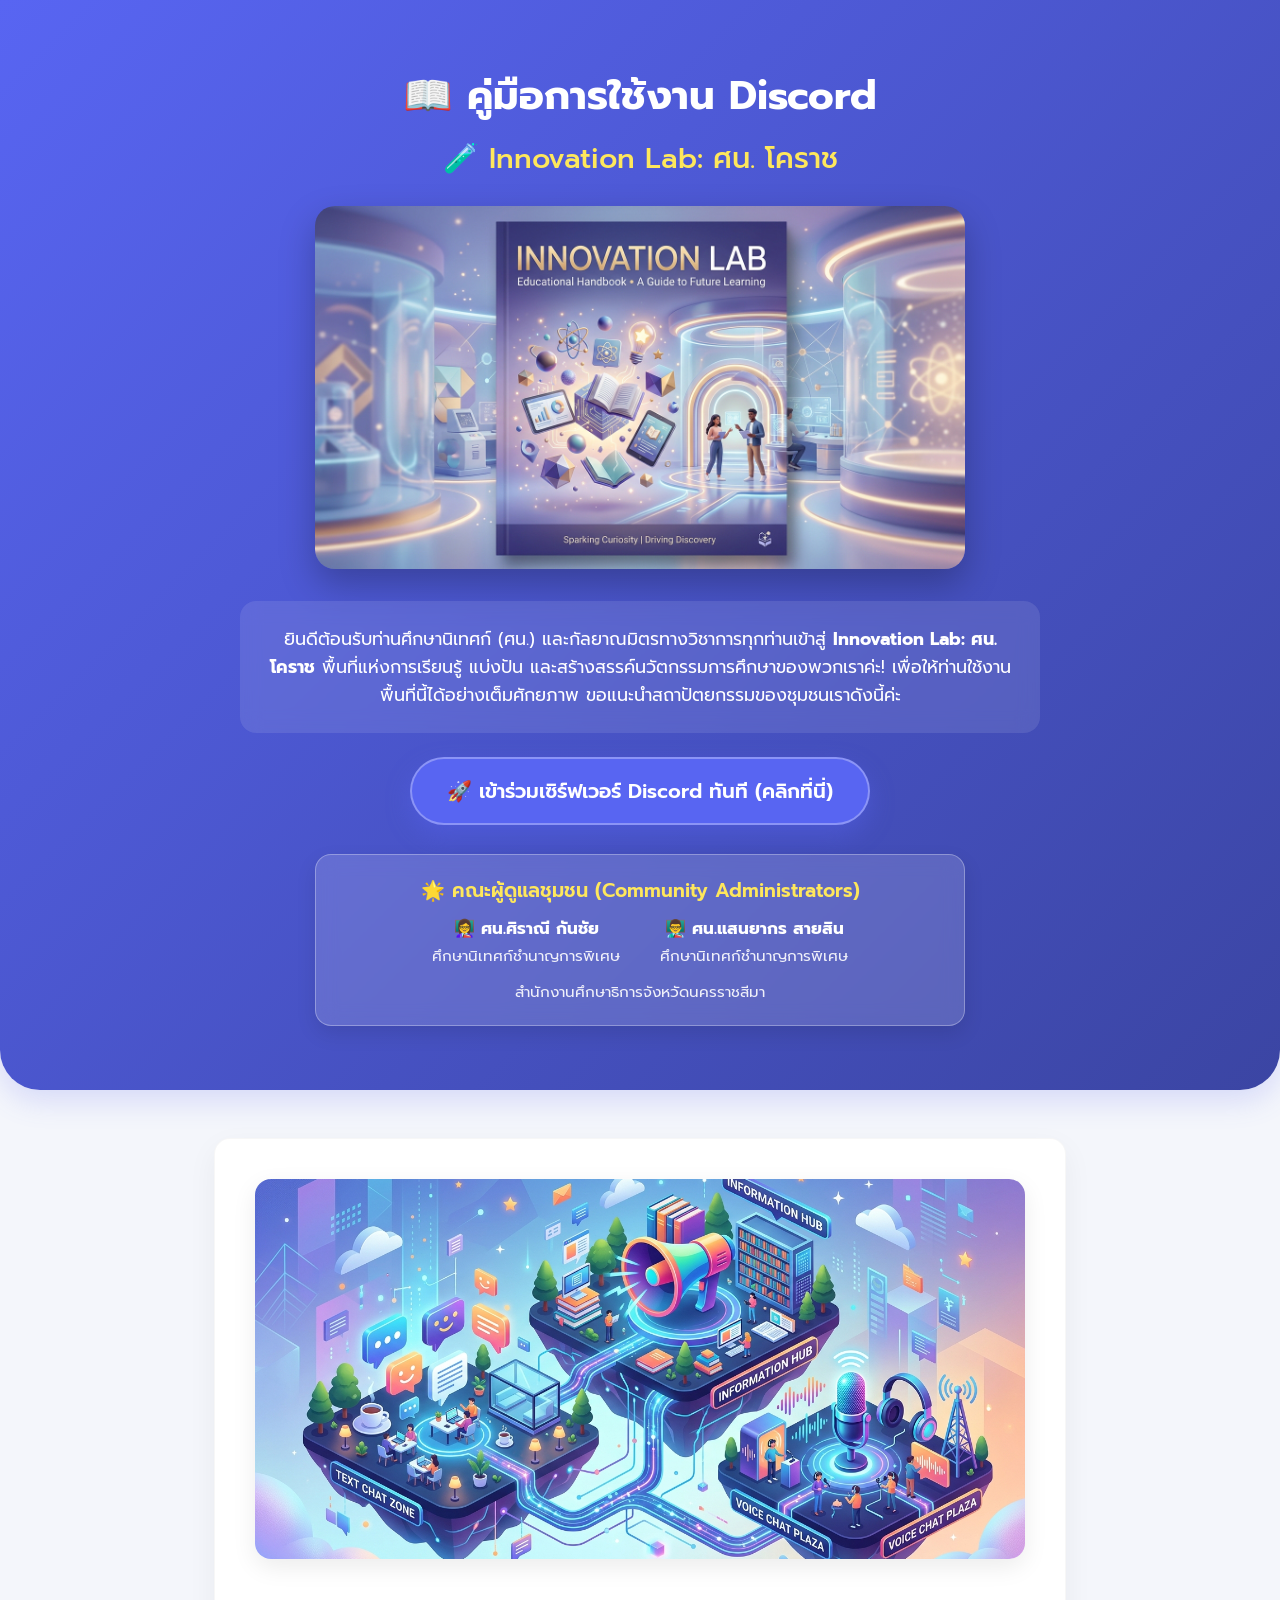
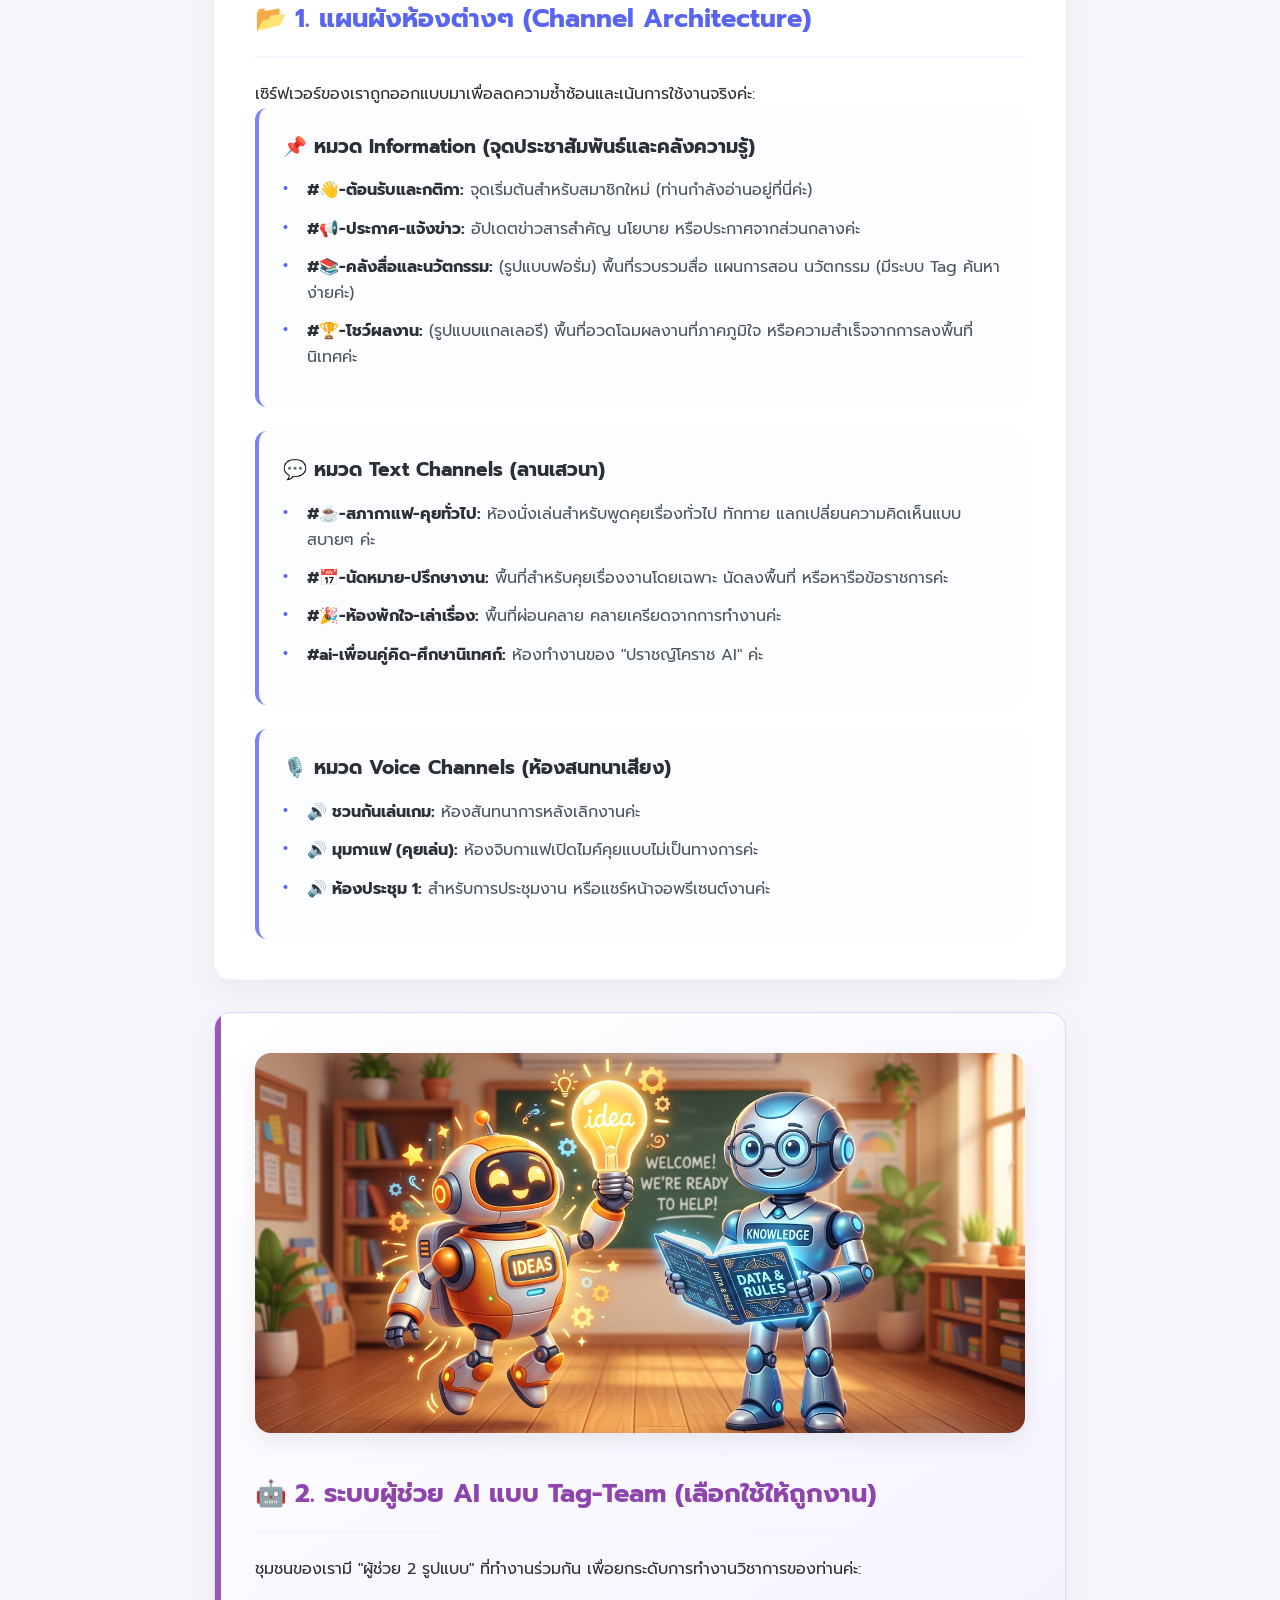
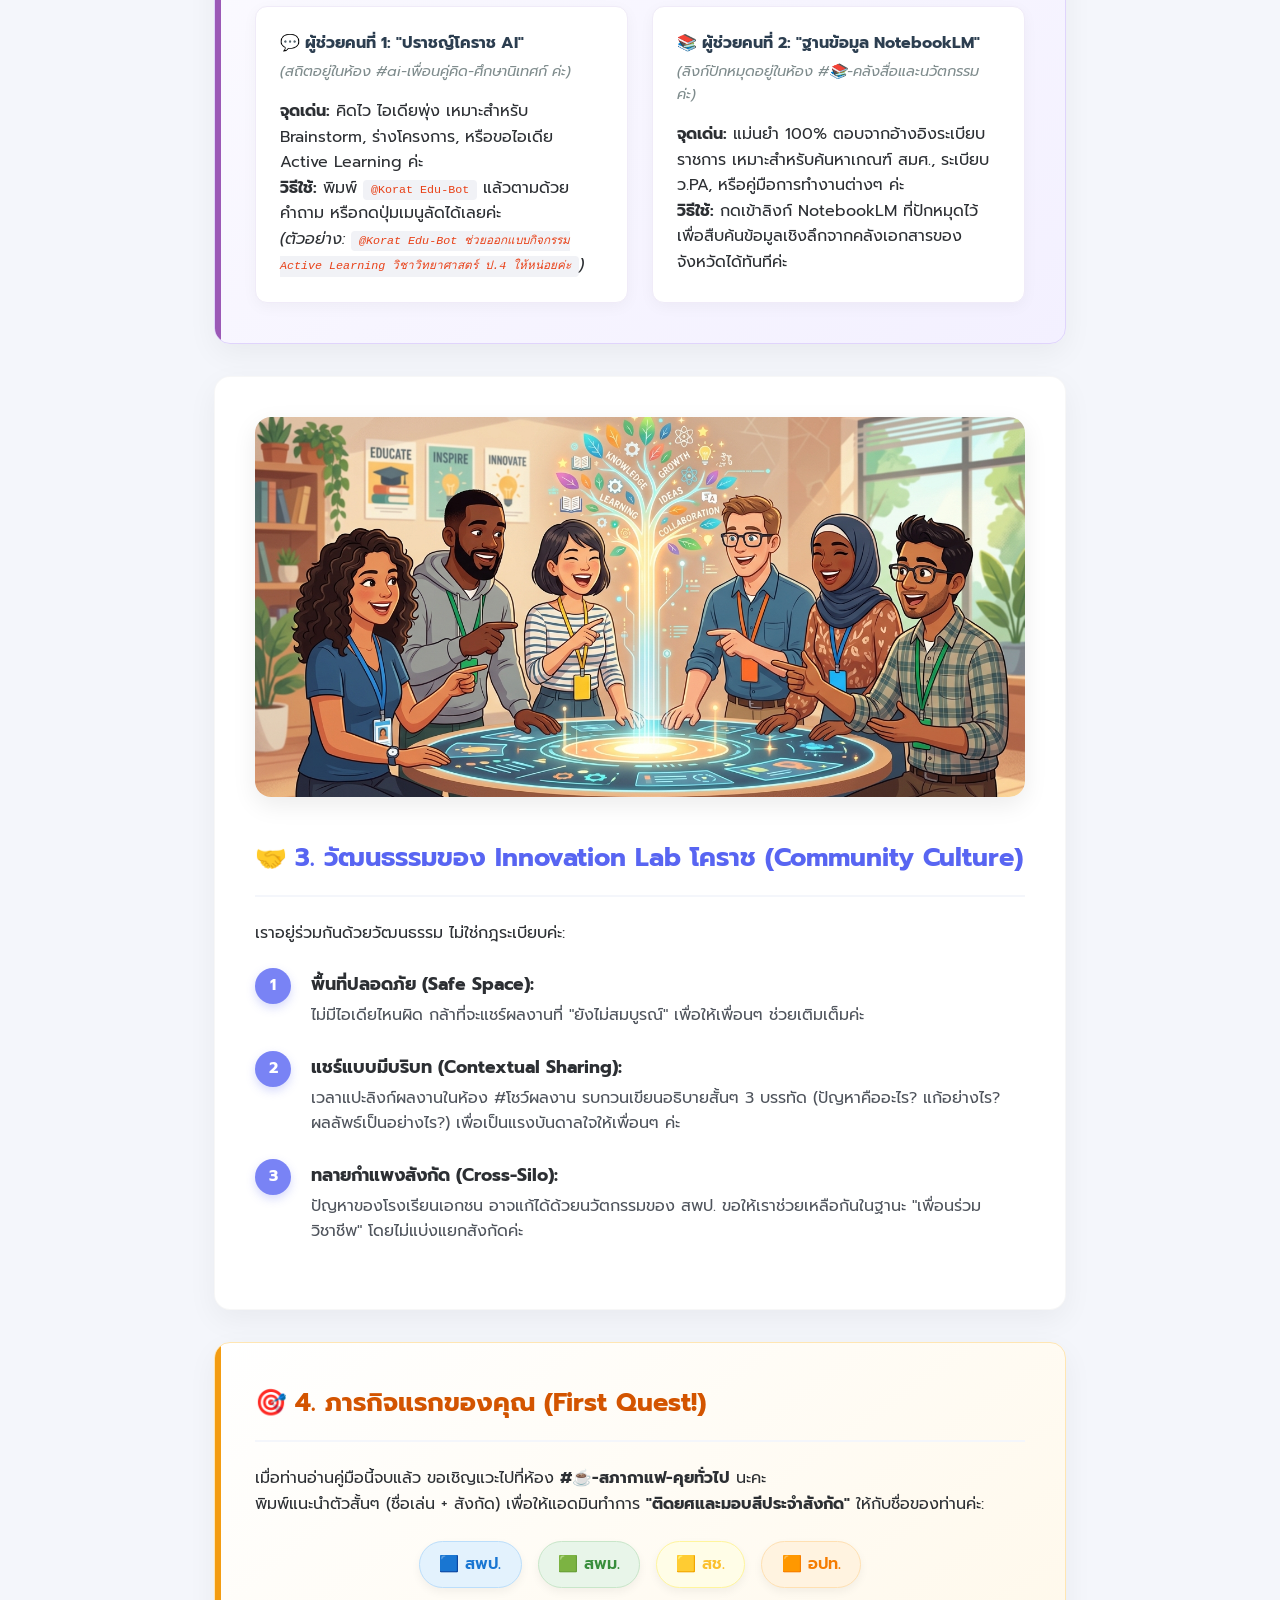
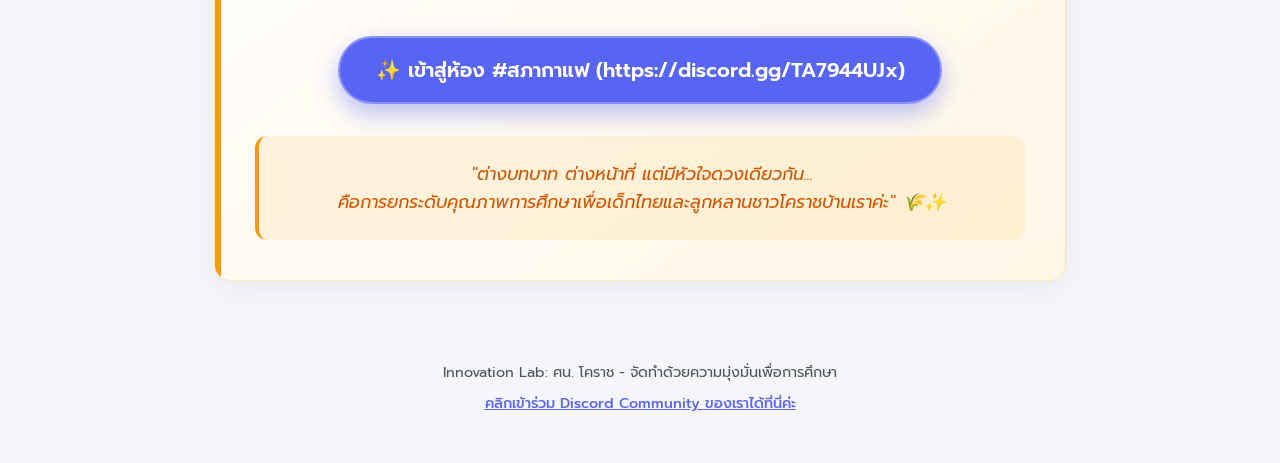
<file: index.html>
<!DOCTYPE html>
<html lang="th">
<head>
    <meta charset="UTF-8">
    <meta name="viewport" content="width=device-width, initial-scale=1.0">
    <title>คู่มือการใช้งาน Discord: Innovation Lab ศน. โคราช</title>
    <!-- SEO Best Practices implemented -->
    <meta name="description" content="คู่มือการใช้งาน Discord สำหรับ Innovation Lab: ศน. โคราช พื้นที่แห่งการเรียนรู้ แบ่งปัน และสร้างสรรค์นวัตกรรมการศึกษา">
    <link href="https://fonts.googleapis.com/css2?family=Prompt:wght@300;400;500;600;700&display=swap" rel="stylesheet">
    <link rel="stylesheet" href="styles.css">
    <style>
        .section-banner-img {
            width: 100%;
            max-height: 380px;
            object-fit: cover;
            border-radius: 16px;
            margin-bottom: 2rem;
            box-shadow: 0 8px 25px rgba(0, 0, 0, 0.08);
            transition: transform 0.3s ease;
        }
        .section-banner-img:hover {
            transform: scale(1.01);
        }
        .hero-cover-img {
            width: 100%;
            max-width: 650px;
            border-radius: 20px;
            box-shadow: 0 15px 35px rgba(0, 0, 0, 0.25);
            margin: 1.5rem auto 2rem auto;
            display: block;
        }
        .admin-box {
            background: rgba(255, 255, 255, 0.15);
            backdrop-filter: blur(10px);
            border-radius: 16px;
            padding: 1.3rem 2rem;
            margin-top: 1.8rem;
            border: 1px solid rgba(255, 255, 255, 0.3);
            max-width: 650px;
            margin-left: auto;
            margin-right: auto;
            box-shadow: 0 8px 20px rgba(0,0,0,0.1);
        }
        .btn-discord-join {
            display: inline-flex;
            align-items: center;
            justify-content: center;
            gap: 0.8rem;
            background: #5865F2;
            color: #ffffff !important;
            font-size: 1.25rem;
            font-weight: 600;
            padding: 1rem 2.2rem;
            border-radius: 50px;
            text-decoration: none;
            box-shadow: 0 10px 25px rgba(88, 101, 242, 0.4);
            transition: all 0.3s ease;
            margin-top: 1.5rem;
            border: 2px solid rgba(255, 255, 255, 0.3);
        }
        .btn-discord-join:hover {
            background: #4752c4;
            transform: translateY(-3px) scale(1.03);
            box-shadow: 0 15px 30px rgba(88, 101, 242, 0.6);
        }
        .btn-discord-pulse {
            animation: pulse-glow 2s infinite;
        }
        @keyframes pulse-glow {
            0% { box-shadow: 0 0 0 0 rgba(88, 101, 242, 0.7); }
            70% { box-shadow: 0 0 0 15px rgba(88, 101, 242, 0); }
            100% { box-shadow: 0 0 0 0 rgba(88, 101, 242, 0); }
        }
    </style>
</head>
<body>
    <header class="hero">
        <div class="hero-content">
            <h1><span class="emoji">📖</span> คู่มือการใช้งาน Discord</h1>
            <h2><span class="emoji">🧪</span> Innovation Lab: ศน. โคราช</h2>
            
            <!-- Cover 3D Illustration -->
            <img src="images/cover_image_1784879612091.jpg" alt="Cover Innovation Lab" class="hero-cover-img">

            <p class="welcome-text">ยินดีต้อนรับท่านศึกษานิเทศก์ (ศน.) และกัลยาณมิตรทางวิชาการทุกท่านเข้าสู่ <strong>Innovation Lab: ศน. โคราช</strong> พื้นที่แห่งการเรียนรู้ แบ่งปัน และสร้างสรรค์นวัตกรรมการศึกษาของพวกเราค่ะ! เพื่อให้ท่านใช้งานพื้นที่นี้ได้อย่างเต็มศักยภาพ ขอแนะนำสถาปัตยกรรมของชุมชนเราดังนี้ค่ะ</p>
            
            <!-- Quick Join Button (Top) -->
            <div>
                <a href="https://discord.gg/TA7944UJx" target="_blank" rel="noopener noreferrer" class="btn-discord-join btn-discord-pulse">
                    🚀 เข้าร่วมเซิร์ฟเวอร์ Discord ทันที (คลิกที่นี่)
                </a>
            </div>

            <!-- Admin Team Card -->
            <div class="admin-box">
                <h4 style="margin-bottom: 0.6rem; font-size: 1.2rem; color: #FEE75C; font-weight: 600;">🌟 คณะผู้ดูแลชุมชน (Community Administrators)</h4>
                <div style="display: flex; justify-content: center; gap: 2.5rem; flex-wrap: wrap; margin-top: 0.5rem; font-size: 1.05rem;">
                    <div>👩‍🏫 <strong>ศน.ศิราณี กันชัย</strong><br><span style="font-size: 0.95rem; opacity: 0.9;">ศึกษานิเทศก์ชำนาญการพิเศษ</span></div>
                    <div>👨‍🏫 <strong>ศน.แสนยากร สายสิน</strong><br><span style="font-size: 0.95rem; opacity: 0.9;">ศึกษานิเทศก์ชำนาญการพิเศษ</span></div>
                </div>
                <div style="font-size: 0.95rem; margin-top: 0.6rem; opacity: 0.9;">สำนักงานศึกษาธิการจังหวัดนครราชสีมา</div>
            </div>
        </div>
    </header>

    <main class="container">
        <!-- Section 1 -->
        <section class="card architecture" id="channel-architecture">
            <!-- 3D Channel Architecture Illustration -->
            <img src="images/channel_architecture_1784879622708.jpg" alt="Channel Architecture" class="section-banner-img">

            <h3><span class="emoji">📂</span> 1. แผนผังห้องต่างๆ (Channel Architecture)</h3>
            <p>เซิร์ฟเวอร์ของเราถูกออกแบบมาเพื่อลดความซ้ำซ้อนและเน้นการใช้งานจริงค่ะ:</p>
            
            <div class="channel-group">
                <h4><span class="emoji">📌</span> หมวด Information (จุดประชาสัมพันธ์และคลังความรู้)</h4>
                <ul>
                    <li><strong>#👋-ต้อนรับและกติกา:</strong> จุดเริ่มต้นสำหรับสมาชิกใหม่ (ท่านกำลังอ่านอยู่ที่นี่ค่ะ)</li>
                    <li><strong>#📢-ประกาศ-แจ้งข่าว:</strong> อัปเดตข่าวสารสำคัญ นโยบาย หรือประกาศจากส่วนกลางค่ะ</li>
                    <li><strong>#📚-คลังสื่อและนวัตกรรม:</strong> (รูปแบบฟอรั่ม) พื้นที่รวบรวมสื่อ แผนการสอน นวัตกรรม (มีระบบ Tag ค้นหาง่ายค่ะ)</li>
                    <li><strong>#🏆-โชว์ผลงาน:</strong> (รูปแบบแกลเลอรี) พื้นที่อวดโฉมผลงานที่ภาคภูมิใจ หรือความสำเร็จจากการลงพื้นที่นิเทศค่ะ</li>
                </ul>
            </div>

            <div class="channel-group">
                <h4><span class="emoji">💬</span> หมวด Text Channels (ลานเสวนา)</h4>
                <ul>
                    <li><strong>#☕-สภากาแฟ-คุยทั่วไป:</strong> ห้องนั่งเล่นสำหรับพูดคุยเรื่องทั่วไป ทักทาย แลกเปลี่ยนความคิดเห็นแบบสบายๆ ค่ะ</li>
                    <li><strong>#📅-นัดหมาย-ปรึกษางาน:</strong> พื้นที่สำหรับคุยเรื่องงานโดยเฉพาะ นัดลงพื้นที่ หรือหารือข้อราชการค่ะ</li>
                    <li><strong>#🎉-ห้องพักใจ-เล่าเรื่อง:</strong> พื้นที่ผ่อนคลาย คลายเครียดจากการทำงานค่ะ</li>
                    <li><strong>#ai-เพื่อนคู่คิด-ศึกษานิเทศก์:</strong> ห้องทำงานของ "ปราชญ์โคราช AI" ค่ะ</li>
                </ul>
            </div>

            <div class="channel-group">
                <h4><span class="emoji">🎙️</span> หมวด Voice Channels (ห้องสนทนาเสียง)</h4>
                <ul>
                    <li><strong>🔊 ชวนกันเล่นเกม:</strong> ห้องสันทนาการหลังเลิกงานค่ะ</li>
                    <li><strong>🔊 มุมกาแฟ (คุยเล่น):</strong> ห้องจิบกาแฟเปิดไมค์คุยแบบไม่เป็นทางการค่ะ</li>
                    <li><strong>🔊 ห้องประชุม 1:</strong> สำหรับการประชุมงาน หรือแชร์หน้าจอพรีเซนต์งานค่ะ</li>
                </ul>
            </div>
        </section>

        <!-- Section 2 Highlighted -->
        <section class="card callout-box ai-system" id="tag-team-ai">
            <!-- 3D AI Tag Team Illustration -->
            <img src="images/ai_tag_team_1784879632295.jpg" alt="Tag-Team AI System" class="section-banner-img">

            <h3><span class="emoji">🤖</span> 2. ระบบผู้ช่วย AI แบบ Tag-Team (เลือกใช้ให้ถูกงาน)</h3>
            <p>ชุมชนของเรามี "ผู้ช่วย 2 รูปแบบ" ที่ทำงานร่วมกัน เพื่อยกระดับการทำงานวิชาการของท่านค่ะ:</p>
            
            <div class="ai-cards">
                <div class="ai-card">
                    <h4><span class="emoji">💬</span> ผู้ช่วยคนที่ 1: "ปราชญ์โคราช AI"</h4>
                    <p class="location">(สถิตอยู่ในห้อง #ai-เพื่อนคู่คิด-ศึกษานิเทศก์ ค่ะ)</p>
                    <p><strong>จุดเด่น:</strong> คิดไว ไอเดียพุ่ง เหมาะสำหรับ Brainstorm, ร่างโครงการ, หรือขอไอเดีย Active Learning ค่ะ</p>
                    <p><strong>วิธีใช้:</strong> พิมพ์ <code>@Korat Edu-Bot</code> แล้วตามด้วยคำถาม หรือกดปุ่มเมนูลัดได้เลยค่ะ<br><em>(ตัวอย่าง: <code>@Korat Edu-Bot ช่วยออกแบบกิจกรรม Active Learning วิชาวิทยาศาสตร์ ป.4 ให้หน่อยค่ะ</code>)</em></p>
                </div>

                <div class="ai-card">
                    <h4><span class="emoji">📚</span> ผู้ช่วยคนที่ 2: "ฐานข้อมูล NotebookLM"</h4>
                    <p class="location">(ลิงก์ปักหมุดอยู่ในห้อง #📚-คลังสื่อและนวัตกรรม ค่ะ)</p>
                    <p><strong>จุดเด่น:</strong> แม่นยำ 100% ตอบจากอ้างอิงระเบียบราชการ เหมาะสำหรับค้นหาเกณฑ์ สมศ., ระเบียบ ว.PA, หรือคู่มือการทำงานต่างๆ ค่ะ</p>
                    <p><strong>วิธีใช้:</strong> กดเข้าลิงก์ NotebookLM ที่ปักหมุดไว้ เพื่อสืบค้นข้อมูลเชิงลึกจากคลังเอกสารของจังหวัดได้ทันทีค่ะ</p>
                </div>
            </div>
        </section>

        <!-- Section 3 -->
        <section class="card culture" id="community-culture">
            <!-- 3D Community Culture Illustration -->
            <img src="images/community_culture_1784879641603.jpg" alt="Community Culture" class="section-banner-img">

            <h3><span class="emoji">🤝</span> 3. วัฒนธรรมของ Innovation Lab โคราช (Community Culture)</h3>
            <p>เราอยู่ร่วมกันด้วยวัฒนธรรม ไม่ใช่กฎระเบียบค่ะ:</p>
            <ol class="culture-list">
                <li>
                    <strong>พื้นที่ปลอดภัย (Safe Space):</strong> 
                    ไม่มีไอเดียไหนผิด กล้าที่จะแชร์ผลงานที่ "ยังไม่สมบูรณ์" เพื่อให้เพื่อนๆ ช่วยเติมเต็มค่ะ
                </li>
                <li>
                    <strong>แชร์แบบมีบริบท (Contextual Sharing):</strong> 
                    เวลาแปะลิงก์ผลงานในห้อง #โชว์ผลงาน รบกวนเขียนอธิบายสั้นๆ 3 บรรทัด (ปัญหาคืออะไร? แก้อย่างไร? ผลลัพธ์เป็นอย่างไร?) เพื่อเป็นแรงบันดาลใจให้เพื่อนๆ ค่ะ
                </li>
                <li>
                    <strong>ทลายกำแพงสังกัด (Cross-Silo):</strong> 
                    ปัญหาของโรงเรียนเอกชน อาจแก้ได้ด้วยนวัตกรรมของ สพป. ขอให้เราช่วยเหลือกันในฐานะ "เพื่อนร่วมวิชาชีพ" โดยไม่แบ่งแยกสังกัดค่ะ
                </li>
            </ol>
        </section>

        <!-- Section 4 Highlighted -->
        <section class="card callout-box first-quest" id="first-quest">
            <h3><span class="emoji">🎯</span> 4. ภารกิจแรกของคุณ (First Quest!)</h3>
            <p>เมื่อท่านอ่านคู่มือนี้จบแล้ว ขอเชิญแวะไปที่ห้อง <strong>#☕-สภากาแฟ-คุยทั่วไป</strong> นะคะ</p>
            <p>พิมพ์แนะนำตัวสั้นๆ (ชื่อเล่น + สังกัด) เพื่อให้แอดมินทำการ <strong>"ติดยศและมอบสีประจำสังกัด"</strong> ให้กับชื่อของท่านค่ะ:</p>
            
            <div class="role-badges">
                <span class="badge blue">🟦 สพป.</span>
                <span class="badge green">🟩 สพม.</span>
                <span class="badge yellow">🟨 สช.</span>
                <span class="badge orange">🟧 อปท.</span>
            </div>

            <!-- Call to action button inside Quest -->
            <div style="text-align: center; margin: 1.5rem 0;">
                <a href="https://discord.gg/TA7944UJx" target="_blank" rel="noopener noreferrer" class="btn-discord-join">
                    ✨ เข้าสู่ห้อง #สภากาแฟ (https://discord.gg/TA7944UJx)
                </a>
            </div>

            <p class="quote"><em>"ต่างบทบาท ต่างหน้าที่ แต่มีหัวใจดวงเดียวกัน...<br>คือการยกระดับคุณภาพการศึกษาเพื่อเด็กไทยและลูกหลานชาวโคราชบ้านเราค่ะ" 🌾✨</em></p>
        </section>
    </main>

    <footer>
        <p>Innovation Lab: ศน. โคราช - จัดทำด้วยความมุ่งมั่นเพื่อการศึกษา</p>
        <p style="margin-top: 0.5rem;"><a href="https://discord.gg/TA7944UJx" target="_blank" rel="noopener noreferrer" style="color: #5865F2; text-decoration: underline; font-weight: 500;">คลิกเข้าร่วม Discord Community ของเราได้ที่นี่ค่ะ</a></p>
    </footer>
</body>
</html>
</file>
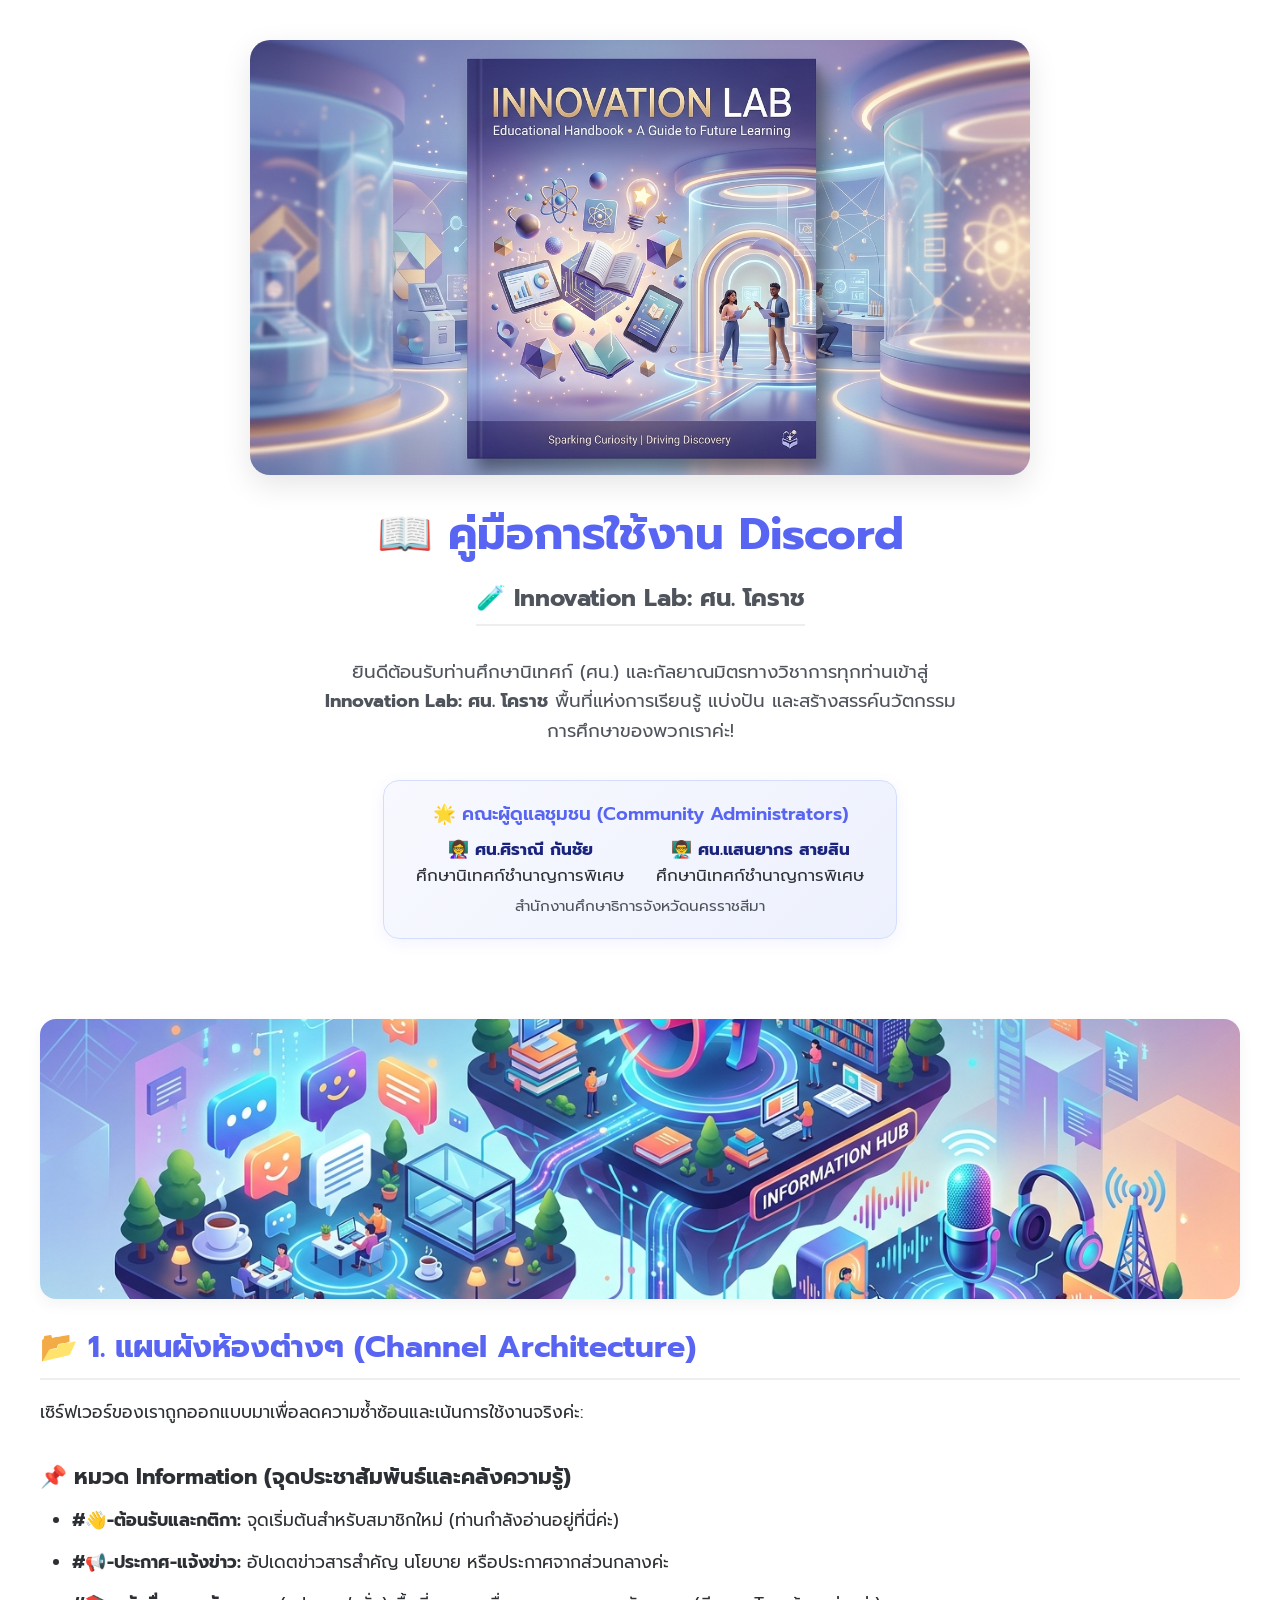
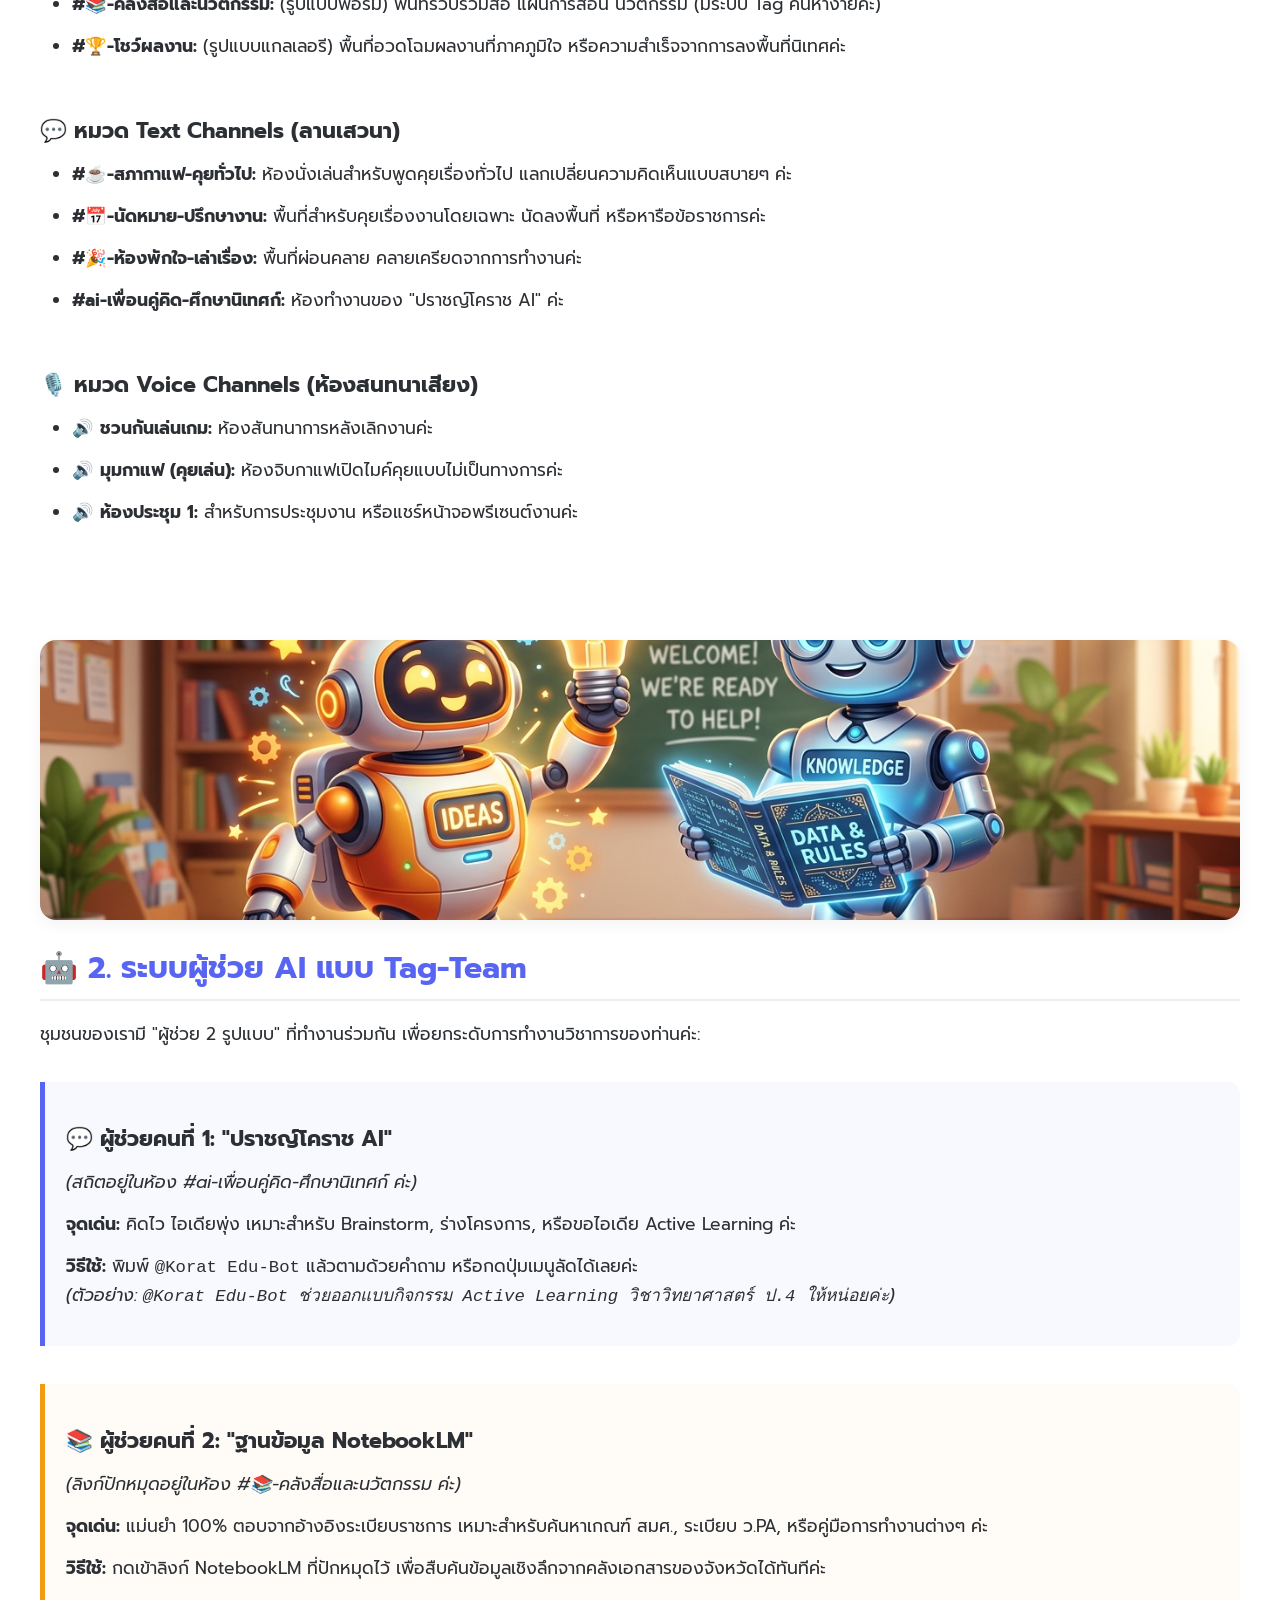
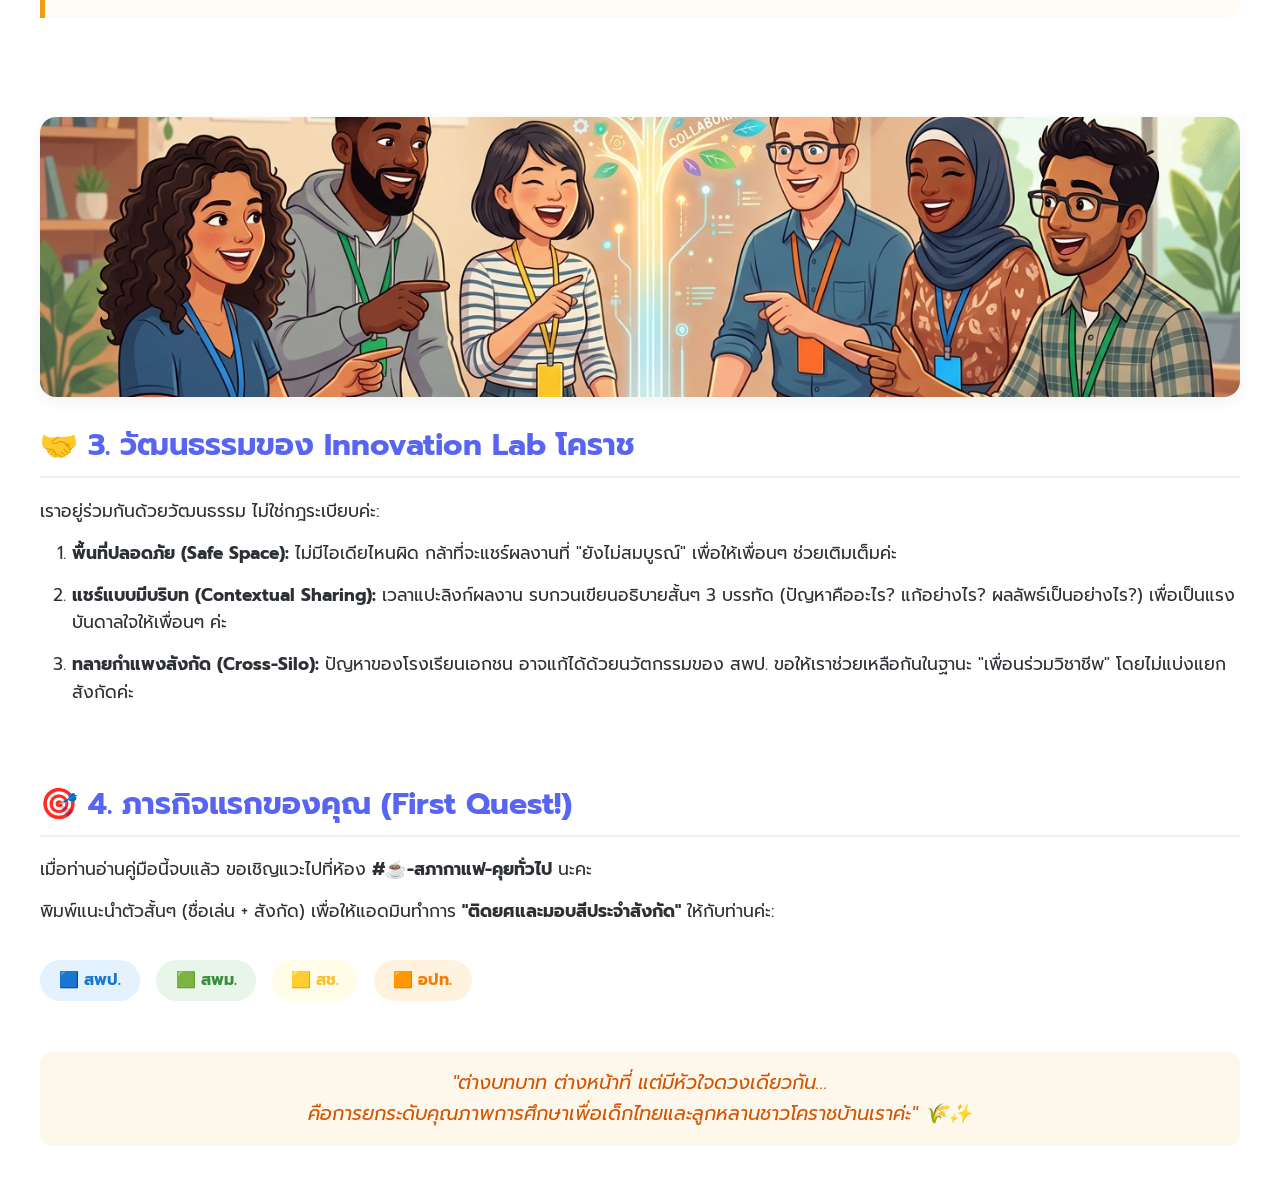
<file: ebook.html>
<!DOCTYPE html>
<html lang="th">
<head>
    <meta charset="UTF-8">
    <meta name="viewport" content="width=device-width, initial-scale=1.0">
    <title>คู่มือการใช้งาน Innovation Lab ศน. โคราช</title>
    <link href="https://fonts.googleapis.com/css2?family=Prompt:wght@300;400;500;600;700&display=swap" rel="stylesheet">
    <style>
        :root {
            --primary-color: #5865F2; 
            --primary-light: #7983f5;
            --text-main: #2C2F33;
            --text-muted: #4F545C;
            --accent-warm: #E67E22;
        }

        * {
            box-sizing: border-box;
            margin: 0;
            padding: 0;
        }

        body {
            font-family: 'Prompt', sans-serif;
            color: var(--text-main);
            line-height: 1.6;
            background: #fff;
        }

        .page {
            page-break-after: always;
            padding: 40px;
            position: relative;
            min-height: 100vh;
            display: flex;
            flex-direction: column;
            justify-content: center;
        }

        .cover-page {
            text-align: center;
            justify-content: center;
            align-items: center;
        }

        .cover-img {
            width: 100%;
            max-width: 780px;
            border-radius: 20px;
            box-shadow: 0 10px 30px rgba(0,0,0,0.1);
            margin-bottom: 1.5rem;
        }

        .cover-title {
            font-size: 2.8rem;
            color: var(--primary-color);
            margin-bottom: 0.5rem;
        }

        .cover-subtitle {
            font-size: 1.5rem;
            color: var(--text-muted);
            margin-bottom: 1rem;
        }

        .admin-card {
            background: linear-gradient(135deg, #f8f9ff 0%, #edf1fd 100%);
            border: 1px solid #d4defc;
            border-radius: 16px;
            padding: 1.2rem 2rem;
            max-width: 700px;
            margin: 1.2rem auto 0 auto;
            box-shadow: 0 4px 15px rgba(88, 101, 242, 0.08);
            text-align: center;
        }

        .admin-card h4 {
            color: var(--primary-color);
            font-size: 1.15rem;
            margin-bottom: 0.5rem;
            font-weight: 600;
        }

        .admin-list {
            display: flex;
            justify-content: center;
            gap: 2rem;
            flex-wrap: wrap;
            margin-top: 0.5rem;
        }

        .admin-item {
            font-size: 1.05rem;
            color: var(--text-main);
            line-height: 1.5;
        }

        .admin-item strong {
            color: #1a237e;
        }

        .admin-org {
            font-size: 0.95rem;
            color: var(--text-muted);
            margin-top: 0.4rem;
        }

        .content-page {
            justify-content: flex-start;
        }

        .section-img {
            width: 100%;
            height: 280px;
            object-fit: cover;
            border-radius: 16px;
            margin-bottom: 1.5rem;
            box-shadow: 0 5px 15px rgba(0,0,0,0.05);
        }

        h2 {
            font-size: 1.9rem;
            color: var(--primary-color);
            margin-bottom: 1.2rem;
            border-bottom: 2px solid #eee;
            padding-bottom: 0.4rem;
        }

        h3 {
            font-size: 1.35rem;
            margin-top: 1.2rem;
            margin-bottom: 0.8rem;
        }

        p, li {
            font-size: 1.08rem;
            margin-bottom: 0.9rem;
        }

        ul, ol {
            padding-left: 2rem;
            margin-bottom: 1.2rem;
        }

        .highlight-box {
            background: #f8f9ff;
            border-left: 5px solid var(--primary-color);
            padding: 1.3rem;
            border-radius: 0 12px 12px 0;
            margin: 1.2rem 0;
        }

        .badges {
            display: flex;
            gap: 1rem;
            margin: 1.2rem 0;
            flex-wrap: wrap;
        }

        .badge {
            padding: 0.5rem 1.2rem;
            border-radius: 50px;
            font-weight: bold;
            font-size: 1rem;
        }
        .badge.blue { background: #e3f2fd; color: #1976d2; }
        .badge.green { background: #e8f5e9; color: #388e3c; }
        .badge.yellow { background: #fffde7; color: #fbc02d; }
        .badge.orange { background: #fff3e0; color: #f57c00; }

        .quote {
            text-align: center;
            font-size: 1.2rem;
            color: #d35400;
            font-style: italic;
            margin-top: 2rem;
            padding: 1rem;
            background: rgba(243, 156, 18, 0.08);
            border-radius: 12px;
        }

        /* Print Specifics */
        @media print {
            body {
                -webkit-print-color-adjust: exact;
                print-color-adjust: exact;
            }
            .page {
                page-break-after: always;
            }
        }
    </style>
</head>
<body>

    <!-- Cover Page -->
    <div class="page cover-page">
        <img src="images/cover_image_1784879612091.jpg" alt="Cover" class="cover-img">
        <h1 class="cover-title">📖 คู่มือการใช้งาน Discord</h1>
        <h2 class="cover-subtitle">🧪 Innovation Lab: ศน. โคราช</h2>
        <p style="margin-top: 1rem; font-size: 1.15rem; max-width: 650px; text-align: center; color: var(--text-muted);">
            ยินดีต้อนรับท่านศึกษานิเทศก์ (ศน.) และกัลยาณมิตรทางวิชาการทุกท่านเข้าสู่ <strong>Innovation Lab: ศน. โคราช</strong> พื้นที่แห่งการเรียนรู้ แบ่งปัน และสร้างสรรค์นวัตกรรมการศึกษาของพวกเราค่ะ!
        </p>

        <!-- Admin Team Card -->
        <div class="admin-card">
            <h4>🌟 คณะผู้ดูแลชุมชน (Community Administrators)</h4>
            <div class="admin-list">
                <div class="admin-item">
                    👩‍🏫 <strong>ศน.ศิราณี กันชัย</strong><br>
                    <span>ศึกษานิเทศก์ชำนาญการพิเศษ</span>
                </div>
                <div class="admin-item">
                    👨‍🏫 <strong>ศน.แสนยากร สายสิน</strong><br>
                    <span>ศึกษานิเทศก์ชำนาญการพิเศษ</span>
                </div>
            </div>
            <div class="admin-org">
                สำนักงานศึกษาธิการจังหวัดนครราชสีมา
            </div>
        </div>
    </div>

    <!-- Section 1 -->
    <div class="page content-page">
        <img src="images/channel_architecture_1784879622708.jpg" alt="Architecture" class="section-img">
        <h2>📂 1. แผนผังห้องต่างๆ (Channel Architecture)</h2>
        <p>เซิร์ฟเวอร์ของเราถูกออกแบบมาเพื่อลดความซ้ำซ้อนและเน้นการใช้งานจริงค่ะ:</p>
        
        <h3>📌 หมวด Information (จุดประชาสัมพันธ์และคลังความรู้)</h3>
        <ul>
            <li><strong>#👋-ต้อนรับและกติกา:</strong> จุดเริ่มต้นสำหรับสมาชิกใหม่ (ท่านกำลังอ่านอยู่ที่นี่ค่ะ)</li>
            <li><strong>#📢-ประกาศ-แจ้งข่าว:</strong> อัปเดตข่าวสารสำคัญ นโยบาย หรือประกาศจากส่วนกลางค่ะ</li>
            <li><strong>#📚-คลังสื่อและนวัตกรรม:</strong> (รูปแบบฟอรั่ม) พื้นที่รวบรวมสื่อ แผนการสอน นวัตกรรม (มีระบบ Tag ค้นหาง่ายค่ะ)</li>
            <li><strong>#🏆-โชว์ผลงาน:</strong> (รูปแบบแกลเลอรี) พื้นที่อวดโฉมผลงานที่ภาคภูมิใจ หรือความสำเร็จจากการลงพื้นที่นิเทศค่ะ</li>
        </ul>

        <h3>💬 หมวด Text Channels (ลานเสวนา)</h3>
        <ul>
            <li><strong>#☕-สภากาแฟ-คุยทั่วไป:</strong> ห้องนั่งเล่นสำหรับพูดคุยเรื่องทั่วไป แลกเปลี่ยนความคิดเห็นแบบสบายๆ ค่ะ</li>
            <li><strong>#📅-นัดหมาย-ปรึกษางาน:</strong> พื้นที่สำหรับคุยเรื่องงานโดยเฉพาะ นัดลงพื้นที่ หรือหารือข้อราชการค่ะ</li>
            <li><strong>#🎉-ห้องพักใจ-เล่าเรื่อง:</strong> พื้นที่ผ่อนคลาย คลายเครียดจากการทำงานค่ะ</li>
            <li><strong>#ai-เพื่อนคู่คิด-ศึกษานิเทศก์:</strong> ห้องทำงานของ "ปราชญ์โคราช AI" ค่ะ</li>
        </ul>

        <h3>🎙️ หมวด Voice Channels (ห้องสนทนาเสียง)</h3>
        <ul>
            <li><strong>🔊 ชวนกันเล่นเกม:</strong> ห้องสันทนาการหลังเลิกงานค่ะ</li>
            <li><strong>🔊 มุมกาแฟ (คุยเล่น):</strong> ห้องจิบกาแฟเปิดไมค์คุยแบบไม่เป็นทางการค่ะ</li>
            <li><strong>🔊 ห้องประชุม 1:</strong> สำหรับการประชุมงาน หรือแชร์หน้าจอพรีเซนต์งานค่ะ</li>
        </ul>
    </div>

    <!-- Section 2 -->
    <div class="page content-page">
        <img src="images/ai_tag_team_1784879632295.jpg" alt="AI Team" class="section-img">
        <h2>🤖 2. ระบบผู้ช่วย AI แบบ Tag-Team</h2>
        <p>ชุมชนของเรามี "ผู้ช่วย 2 รูปแบบ" ที่ทำงานร่วมกัน เพื่อยกระดับการทำงานวิชาการของท่านค่ะ:</p>
        
        <div class="highlight-box">
            <h3>💬 ผู้ช่วยคนที่ 1: "ปราชญ์โคราช AI"</h3>
            <p><em>(สถิตอยู่ในห้อง #ai-เพื่อนคู่คิด-ศึกษานิเทศก์ ค่ะ)</em></p>
            <p><strong>จุดเด่น:</strong> คิดไว ไอเดียพุ่ง เหมาะสำหรับ Brainstorm, ร่างโครงการ, หรือขอไอเดีย Active Learning ค่ะ</p>
            <p><strong>วิธีใช้:</strong> พิมพ์ <code>@Korat Edu-Bot</code> แล้วตามด้วยคำถาม หรือกดปุ่มเมนูลัดได้เลยค่ะ<br><em>(ตัวอย่าง: <code>@Korat Edu-Bot ช่วยออกแบบกิจกรรม Active Learning วิชาวิทยาศาสตร์ ป.4 ให้หน่อยค่ะ</code>)</em></p>
        </div>

        <div class="highlight-box" style="border-color: #f39c12; background: #fffcf8;">
            <h3>📚 ผู้ช่วยคนที่ 2: "ฐานข้อมูล NotebookLM"</h3>
            <p><em>(ลิงก์ปักหมุดอยู่ในห้อง #📚-คลังสื่อและนวัตกรรม ค่ะ)</em></p>
            <p><strong>จุดเด่น:</strong> แม่นยำ 100% ตอบจากอ้างอิงระเบียบราชการ เหมาะสำหรับค้นหาเกณฑ์ สมศ., ระเบียบ ว.PA, หรือคู่มือการทำงานต่างๆ ค่ะ</p>
            <p><strong>วิธีใช้:</strong> กดเข้าลิงก์ NotebookLM ที่ปักหมุดไว้ เพื่อสืบค้นข้อมูลเชิงลึกจากคลังเอกสารของจังหวัดได้ทันทีค่ะ</p>
        </div>
    </div>

    <!-- Section 3 & 4 -->
    <div class="page content-page">
        <img src="images/community_culture_1784879641603.jpg" alt="Culture" class="section-img">
        <h2>🤝 3. วัฒนธรรมของ Innovation Lab โคราช</h2>
        <p>เราอยู่ร่วมกันด้วยวัฒนธรรม ไม่ใช่กฎระเบียบค่ะ:</p>
        <ol>
            <li><strong>พื้นที่ปลอดภัย (Safe Space):</strong> ไม่มีไอเดียไหนผิด กล้าที่จะแชร์ผลงานที่ "ยังไม่สมบูรณ์" เพื่อให้เพื่อนๆ ช่วยเติมเต็มค่ะ</li>
            <li><strong>แชร์แบบมีบริบท (Contextual Sharing):</strong> เวลาแปะลิงก์ผลงาน รบกวนเขียนอธิบายสั้นๆ 3 บรรทัด (ปัญหาคืออะไร? แก้อย่างไร? ผลลัพธ์เป็นอย่างไร?) เพื่อเป็นแรงบันดาลใจให้เพื่อนๆ ค่ะ</li>
            <li><strong>ทลายกำแพงสังกัด (Cross-Silo):</strong> ปัญหาของโรงเรียนเอกชน อาจแก้ได้ด้วยนวัตกรรมของ สพป. ขอให้เราช่วยเหลือกันในฐานะ "เพื่อนร่วมวิชาชีพ" โดยไม่แบ่งแยกสังกัดค่ะ</li>
        </ol>

        <h2 style="margin-top: 2.5rem;">🎯 4. ภารกิจแรกของคุณ (First Quest!)</h2>
        <p>เมื่อท่านอ่านคู่มือนี้จบแล้ว ขอเชิญแวะไปที่ห้อง <strong>#☕-สภากาแฟ-คุยทั่วไป</strong> นะคะ</p>
        <p>พิมพ์แนะนำตัวสั้นๆ (ชื่อเล่น + สังกัด) เพื่อให้แอดมินทำการ <strong>"ติดยศและมอบสีประจำสังกัด"</strong> ให้กับท่านค่ะ:</p>
        
        <div class="badges">
            <span class="badge blue">🟦 สพป.</span>
            <span class="badge green">🟩 สพม.</span>
            <span class="badge yellow">🟨 สช.</span>
            <span class="badge orange">🟧 อปท.</span>
        </div>

        <p class="quote">"ต่างบทบาท ต่างหน้าที่ แต่มีหัวใจดวงเดียวกัน...<br>คือการยกระดับคุณภาพการศึกษาเพื่อเด็กไทยและลูกหลานชาวโคราชบ้านเราค่ะ" 🌾✨</p>
    </div>

</body>
</html>
</file>
<file: styles.css>
:root {
    --primary-color: #5865F2; /* Discord Blurple */
    --primary-light: #7983f5;
    --secondary-color: #FEE75C; /* Warm accent */
    --bg-color: #f4f6fb;
    --text-main: #2C2F33;
    --text-muted: #4F545C;
    --card-bg: #ffffff;
    --box-shadow: 0 10px 30px rgba(0, 0, 0, 0.05);
    --border-radius: 16px;
    --transition: all 0.3s ease;
}

* {
    box-sizing: border-box;
    margin: 0;
    padding: 0;
}

body {
    font-family: 'Prompt', sans-serif;
    background-color: var(--bg-color);
    color: var(--text-main);
    line-height: 1.6;
    overflow-x: hidden;
}

/* Hero Section */
.hero {
    background: linear-gradient(135deg, var(--primary-color) 0%, #3b45a3 100%);
    color: white;
    padding: 4rem 2rem;
    text-align: center;
    border-bottom-left-radius: 40px;
    border-bottom-right-radius: 40px;
    margin-bottom: 3rem;
    box-shadow: 0 10px 30px rgba(88, 101, 242, 0.2);
    position: relative;
    overflow: hidden;
}

.hero::before {
    content: '';
    position: absolute;
    top: -50%;
    left: -10%;
    width: 300px;
    height: 300px;
    background: rgba(255, 255, 255, 0.1);
    border-radius: 50%;
    filter: blur(40px);
}

.hero::after {
    content: '';
    position: absolute;
    bottom: -30%;
    right: -10%;
    width: 250px;
    height: 250px;
    background: rgba(254, 231, 92, 0.15);
    border-radius: 50%;
    filter: blur(40px);
}

.hero-content {
    max-width: 800px;
    margin: 0 auto;
    position: relative;
    z-index: 1;
}

.hero h1 {
    font-size: 2.5rem;
    font-weight: 700;
    margin-bottom: 0.5rem;
    animation: fadeInDown 0.8s ease;
}

.hero h2 {
    font-size: 1.8rem;
    font-weight: 500;
    margin-bottom: 1.5rem;
    color: var(--secondary-color);
    animation: fadeInDown 0.8s ease 0.2s;
    animation-fill-mode: both;
}

.welcome-text {
    font-size: 1.1rem;
    opacity: 0.95;
    background: rgba(255, 255, 255, 0.1);
    backdrop-filter: blur(10px);
    padding: 1.5rem;
    border-radius: var(--border-radius);
    animation: fadeIn 1s ease 0.4s;
    animation-fill-mode: both;
}

/* Main Container */
.container {
    max-width: 900px;
    margin: 0 auto;
    padding: 0 1.5rem;
}

/* Cards */
.card {
    background: var(--card-bg);
    border-radius: var(--border-radius);
    padding: 2.5rem;
    margin-bottom: 2rem;
    box-shadow: var(--box-shadow);
    transition: var(--transition);
    border: 1px solid rgba(0, 0, 0, 0.03);
}

.card:hover {
    transform: translateY(-5px);
    box-shadow: 0 15px 35px rgba(0, 0, 0, 0.08);
}

.card h3 {
    font-size: 1.6rem;
    color: var(--primary-color);
    margin-bottom: 1.5rem;
    display: flex;
    align-items: center;
    gap: 0.5rem;
    border-bottom: 2px solid var(--bg-color);
    padding-bottom: 1rem;
}

/* Channel Groups */
.channel-group {
    margin-bottom: 1.5rem;
    background: #fcfdff;
    padding: 1.5rem;
    border-radius: 12px;
    border-left: 4px solid var(--primary-light);
    transition: var(--transition);
}

.channel-group:hover {
    background: #f4f6fb;
    transform: translateX(5px);
}

.channel-group:last-child {
    margin-bottom: 0;
}

.channel-group h4 {
    font-size: 1.2rem;
    margin-bottom: 1rem;
    color: var(--text-main);
}

.channel-group ul {
    list-style: none;
}

.channel-group li {
    margin-bottom: 0.8rem;
    padding-left: 1.5rem;
    position: relative;
    color: var(--text-muted);
}

.channel-group li::before {
    content: '•';
    color: var(--primary-color);
    font-weight: bold;
    position: absolute;
    left: 0;
    font-size: 1.2rem;
    line-height: 1;
}

.channel-group li strong {
    color: var(--text-main);
}

/* Callout Boxes (Highlights) */
.callout-box {
    position: relative;
    overflow: hidden;
}

.callout-box::before {
    content: '';
    position: absolute;
    top: 0;
    left: 0;
    width: 6px;
    height: 100%;
}

.callout-box.ai-system {
    background: linear-gradient(145deg, #ffffff, #f3f0ff);
    border: 1px solid #e0d4fc;
}

.callout-box.ai-system::before {
    background: #9b59b6; /* Purple for AI */
}

.callout-box.ai-system h3 {
    color: #8e44ad;
}

.callout-box.first-quest {
    background: linear-gradient(145deg, #ffffff, #fff7e6);
    border: 1px solid #ffe6b3;
}

.callout-box.first-quest::before {
    background: #f39c12; /* Orange/Gold for Quest */
}

.callout-box.first-quest h3 {
    color: #d35400;
}

/* AI Cards */
.ai-cards {
    display: grid;
    grid-template-columns: 1fr 1fr;
    gap: 1.5rem;
    margin-top: 1.5rem;
}

.ai-card {
    background: white;
    padding: 1.5rem;
    border-radius: 12px;
    box-shadow: 0 4px 15px rgba(0, 0, 0, 0.04);
    border: 1px solid #f0ebf8;
    transition: var(--transition);
}

.ai-card:hover {
    box-shadow: 0 8px 25px rgba(155, 89, 182, 0.15);
    transform: translateY(-3px);
}

.ai-card h4 {
    color: #2c3e50;
    margin-bottom: 0.2rem;
}

.ai-card .location {
    font-size: 0.9rem;
    color: #7f8c8d;
    margin-bottom: 1rem;
    font-style: italic;
}

.ai-card code {
    background: #f1f2f6;
    padding: 0.2rem 0.5rem;
    border-radius: 4px;
    color: #e84118;
    font-family: monospace;
    font-size: 0.9em;
}

/* Culture List */
.culture-list {
    counter-reset: culture-counter;
    list-style: none;
    margin-top: 1.5rem;
}

.culture-list li {
    position: relative;
    padding-left: 3.5rem;
    margin-bottom: 1.5rem;
    color: var(--text-muted);
}

.culture-list li::before {
    counter-increment: culture-counter;
    content: counter(culture-counter);
    position: absolute;
    left: 0;
    top: -2px;
    width: 36px;
    height: 36px;
    background: var(--primary-light);
    color: white;
    border-radius: 50%;
    display: flex;
    align-items: center;
    justify-content: center;
    font-weight: bold;
    box-shadow: 0 4px 10px rgba(121, 131, 245, 0.3);
}

.culture-list strong {
    color: var(--text-main);
    display: block;
    margin-bottom: 0.3rem;
    font-size: 1.1rem;
}

/* Role Badges */
.role-badges {
    display: flex;
    flex-wrap: wrap;
    gap: 1rem;
    margin: 1.5rem 0;
    justify-content: center;
}

.badge {
    padding: 0.6rem 1.2rem;
    border-radius: 50px;
    font-weight: 600;
    box-shadow: 0 4px 10px rgba(0,0,0,0.05);
    transition: transform 0.2s ease;
    cursor: default;
    display: inline-block;
}

.badge:hover {
    transform: scale(1.05);
}

.badge.blue { background: #e3f2fd; color: #1976d2; border: 1px solid #bbdefb; }
.badge.green { background: #e8f5e9; color: #388e3c; border: 1px solid #c8e6c9; }
.badge.yellow { background: #fffde7; color: #fbc02d; border: 1px solid #fff59d; }
.badge.orange { background: #fff3e0; color: #f57c00; border: 1px solid #ffe0b2; }

/* Quote */
.quote {
    text-align: center;
    font-size: 1.1rem;
    color: #d35400;
    margin-top: 2rem;
    padding: 1.5rem;
    background: rgba(243, 156, 18, 0.1);
    border-radius: 12px;
    position: relative;
    border-left: 4px solid #f39c12;
}

/* Footer */
footer {
    text-align: center;
    padding: 3rem 1.5rem;
    color: var(--text-muted);
    font-size: 0.9rem;
}

/* Animations */
@keyframes fadeInDown {
    from { opacity: 0; transform: translateY(-20px); }
    to { opacity: 1; transform: translateY(0); }
}

@keyframes fadeIn {
    from { opacity: 0; }
    to { opacity: 1; }
}

/* Responsive */
@media (max-width: 768px) {
    .hero {
        padding: 3rem 1.5rem;
        border-bottom-left-radius: 20px;
        border-bottom-right-radius: 20px;
    }
    .hero h1 {
        font-size: 2rem;
    }
    .ai-cards {
        grid-template-columns: 1fr;
    }
    .card {
        padding: 1.5rem;
    }
    .culture-list li {
        padding-left: 3rem;
    }
}
</file>
